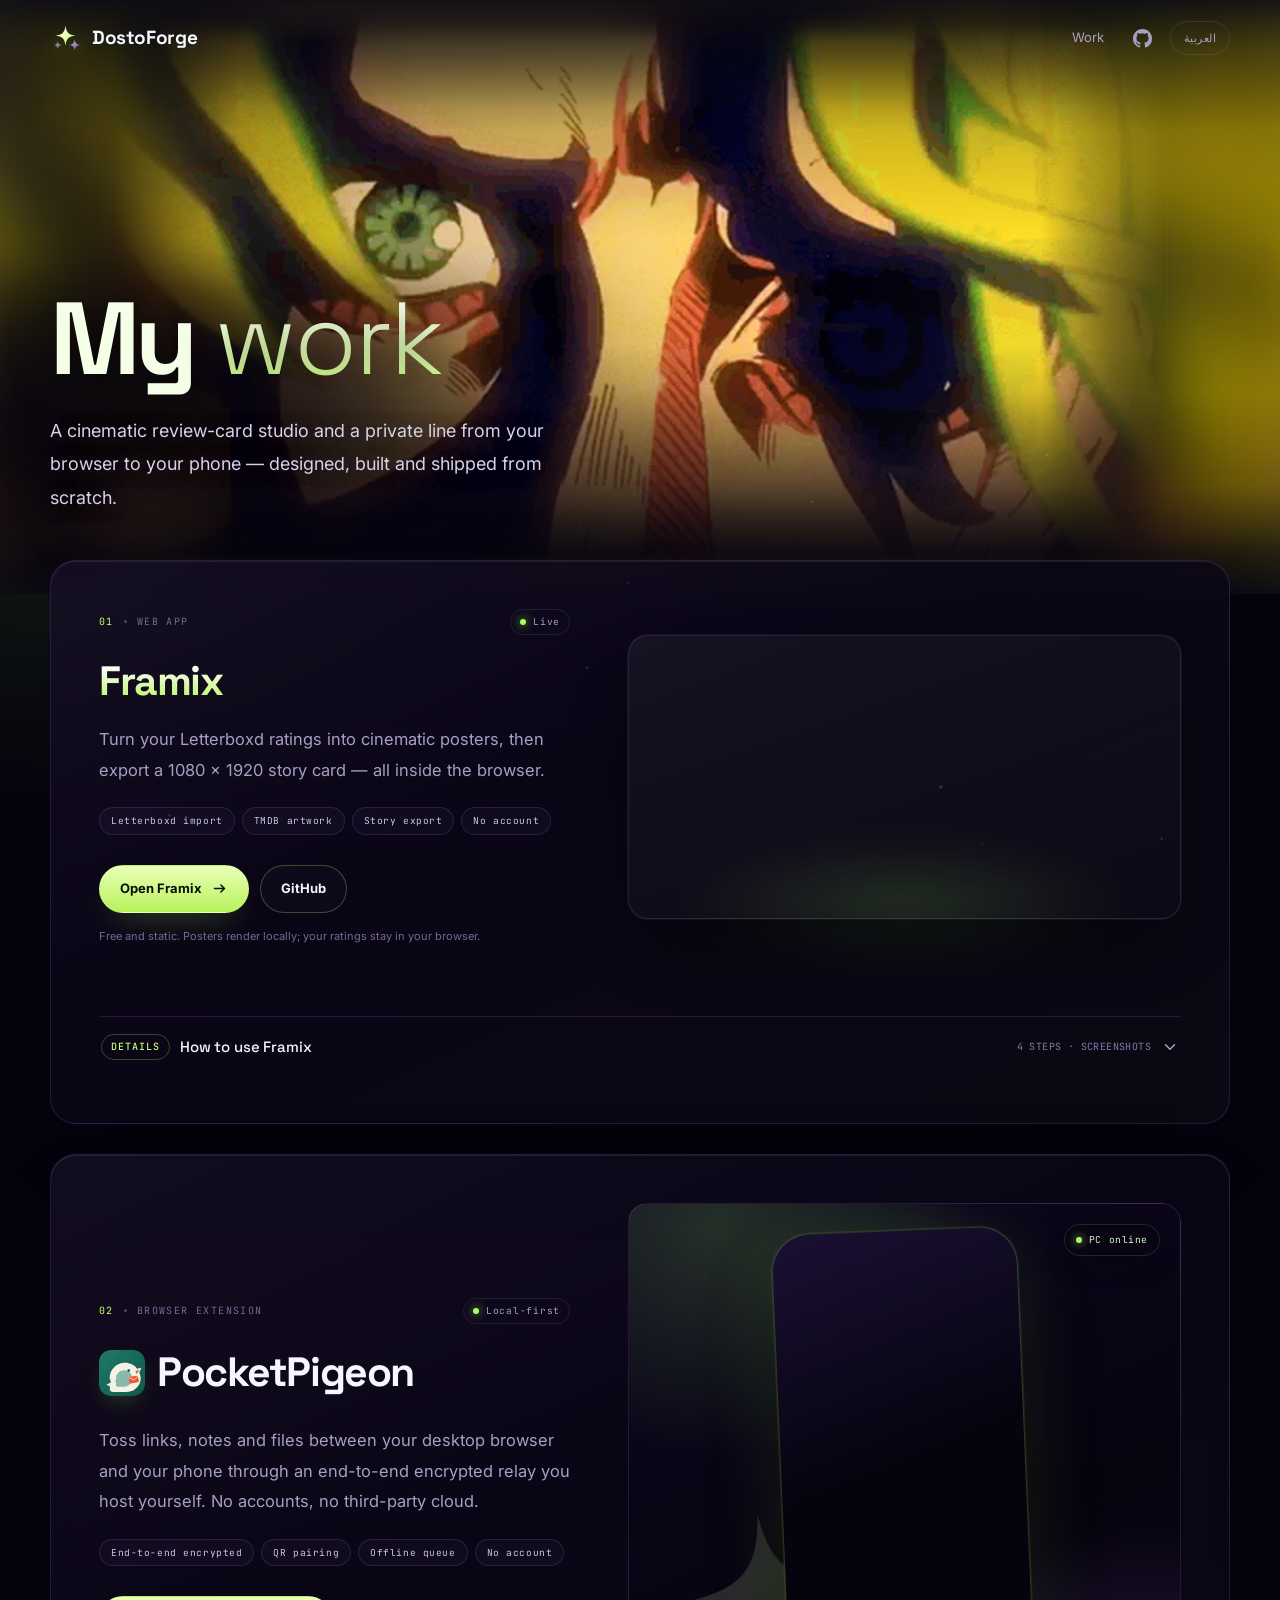
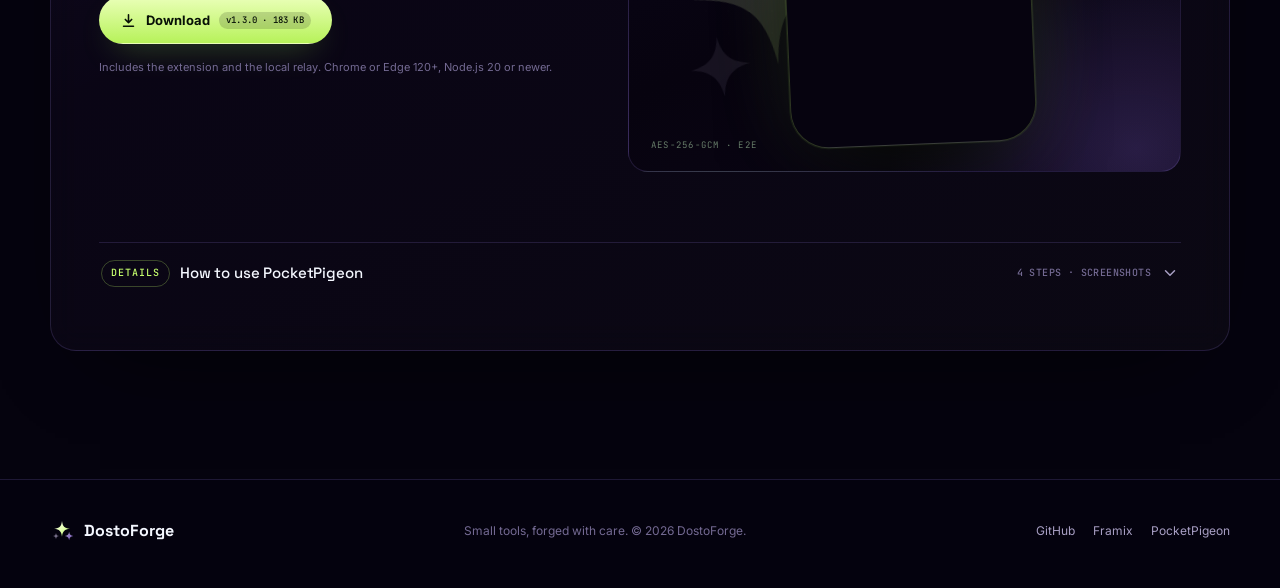
<file: index.html>
<!DOCTYPE html>
<html lang="en" dir="ltr">
<head>
  <meta charset="utf-8">
  <meta name="viewport" content="width=device-width, initial-scale=1">
  <title>DostoForge — Film tools &amp; small apps</title>
  <meta name="description" content="DostoForge builds small film tools: Framix, a cinematic review-card studio, and PocketPigeon, an end-to-end encrypted send-to-phone extension.">
  <meta name="theme-color" content="#05030e">
  <link rel="canonical" href="https://dostovinchi.github.io/">
  <link rel="alternate" hreflang="en" href="https://dostovinchi.github.io/">
  <link rel="alternate" hreflang="ar" href="https://dostovinchi.github.io/ar/">
  <link rel="alternate" hreflang="x-default" href="https://dostovinchi.github.io/">
  <meta property="og:type" content="website">
  <meta property="og:site_name" content="DostoForge">
  <meta property="og:title" content="DostoForge — Film tools &amp; small apps">
  <meta property="og:description" content="A cinematic review-card studio and a private line from your browser to your phone.">
  <meta property="og:url" content="https://dostovinchi.github.io/">
  <meta property="og:image" content="https://dostovinchi.github.io/assets/brand/og.jpg?v=4">
  <meta property="og:image:width" content="1200">
  <meta property="og:image:height" content="630">
  <meta property="og:locale" content="en_US">
  <meta name="twitter:card" content="summary_large_image">
  <meta name="twitter:title" content="DostoForge — Film tools &amp; small apps">
  <meta name="twitter:description" content="A cinematic review-card studio and a private line from your browser to your phone.">
  <meta name="twitter:image" content="https://dostovinchi.github.io/assets/brand/og.jpg?v=4">
  <link rel="icon" href="assets/brand/icon.svg?v=3" type="image/svg+xml">
  <link rel="icon" href="assets/brand/icon-32.png?v=3" sizes="32x32" type="image/png">
  <link rel="apple-touch-icon" href="assets/brand/icon-180.png?v=3">
  <link rel="preconnect" href="https://fonts.googleapis.com">
  <link rel="preconnect" href="https://fonts.gstatic.com" crossorigin>
  <link href="https://fonts.googleapis.com/css2?family=Inter:wght@400;500;600&family=JetBrains+Mono:wght@400;500&family=Space+Grotesk:wght@300;400;500;600;700&display=swap" rel="stylesheet">
  <link rel="stylesheet" href="styles.css?v=10">
  <script>document.documentElement.classList.add('js');</script>
  <script src="app.js?v=4" defer></script>
</head>
<body>
  <canvas class="embers" data-embers aria-hidden="true"></canvas>
  <a class="skip" href="#main">Skip to content</a>

  <header class="site-header" data-header>
    <div class="container bar">
      <a class="brand" href="./" aria-label="DostoForge — home">
        <img src="assets/brand/mark.svg?v=3" width="31" height="31" alt="">
        <span>DostoForge</span>
      </a>
      <nav class="nav" aria-label="Main">
        <a class="nav-link" href="#work">Work</a>
        <a class="nav-icon" href="https://github.com/Dostovinchi" target="_blank" rel="noopener noreferrer" aria-label="Dostovinchi on GitHub" title="GitHub">
          <svg viewBox="0 0 16 16" fill="currentColor" aria-hidden="true"><path d="M8 0c4.42 0 8 3.58 8 8a8.013 8.013 0 0 1-5.45 7.59c-.4.08-.55-.17-.55-.38 0-.27.01-1.13.01-2.2 0-.75-.25-1.23-.54-1.48 1.78-.2 3.65-.88 3.65-3.95 0-.88-.31-1.59-.82-2.15.08-.2.36-1.02-.08-2.12 0 0-.67-.22-2.2.82-.64-.18-1.32-.27-2-.27-.68 0-1.36.09-2 .27-1.53-1.03-2.2-.82-2.2-.82-.44 1.1-.16 1.92-.08 2.12-.51.56-.82 1.28-.82 2.15 0 3.06 1.86 3.75 3.64 3.95-.23.2-.44.55-.51 1.07-.46.21-1.61.55-2.33-.66-.15-.24-.6-.83-1.23-.82-.67.01-.27.38.01.53.34.19.73.9.82 1.13.16.45.68 1.31 2.69.94 0 .67.01 1.3.01 1.49 0 .21-.15.45-.55.38A7.995 7.995 0 0 1 0 8c0-4.42 3.58-8 8-8Z"/></svg>
        </a>
        <a class="lang" href="ar/" hreflang="ar" lang="ar">العربية</a>
      </nav>
    </div>
  </header>

  <main id="main">
    <section class="hero" aria-labelledby="work-title">
      <div class="container hero-grid">
        <div class="hero-copy">
          <h1 id="work-title" class="display-title" data-reveal>My <em>work</em></h1>
          <p class="hero-lede" data-reveal>A cinematic review-card studio and a private line from your browser to your phone — designed, built and shipped from scratch.</p>
        </div>
        <div class="hero-media" aria-hidden="true">
          <picture>
            <source media="(prefers-reduced-motion: reduce)" srcset="assets/hero/hero-heaven-996.webp 996w, assets/hero/hero-heaven.webp 498w" sizes="(max-width: 900px) 100vw, 75vw">
            <source media="(max-width: 900px)" type="image/webp" srcset="assets/hero/hero-heaven-anim-mobile.webp">
            <source type="image/webp" srcset="assets/hero/hero-heaven-anim.webp">
            <img src="assets/hero/hero-heaven.gif" width="498" height="281" alt="" fetchpriority="high" decoding="async">
          </picture>
        </div>
      </div>
    </section>

    <section id="work" class="container works" aria-label="Projects">
      <article class="card project" data-reveal>
        <div class="project-copy">
          <p class="project-meta">
            <span class="index">01</span>
            <span class="dot" aria-hidden="true"></span>
            <span>Web app</span>
            <span class="status"><i aria-hidden="true"></i>Live</span>
          </p>
          <a class="project-logo" href="https://dostovinchi.github.io/reelnote-review-cards/" target="_blank" rel="noopener noreferrer">
            <span class="framix-word">Framix</span>
          </a>
          <p class="tagline">Turn your Letterboxd ratings into cinematic posters, then export a 1080 × 1920 story card — all inside the browser.</p>
          <ul class="chips">
            <li>Letterboxd import</li>
            <li>TMDB artwork</li>
            <li>Story export</li>
            <li>No account</li>
          </ul>
          <div class="actions">
            <a class="btn btn-primary" href="https://dostovinchi.github.io/reelnote-review-cards/" target="_blank" rel="noopener noreferrer">
              Open Framix
              <svg class="flip-rtl" viewBox="0 0 24 24" fill="none" stroke="currentColor" stroke-width="2.2" stroke-linecap="round" stroke-linejoin="round" aria-hidden="true"><path d="M5 12h14m0 0-5-5m5 5-5 5"/></svg>
            </a>
            <a class="btn btn-ghost" href="https://github.com/Dostovinchi/reelnote-review-cards" target="_blank" rel="noopener noreferrer">GitHub</a>
          </div>
          <p class="footnote">Free and static. Posters render locally; your ratings stay in your browser.</p>
        </div>
        <a class="shot-frame project-art" href="https://dostovinchi.github.io/reelnote-review-cards/" target="_blank" rel="noopener noreferrer" aria-label="Open Framix">
          <img src="assets/framix/framix-studio.webp" width="1600" height="1000" alt="Framix homepage with floating film stills and an Arabic headline" loading="lazy" decoding="async">
        </a>
        <details class="project-guide" id="framix-guide">
          <summary class="guide-summary">
            <span class="guide-kicker">Details</span>
            <span class="guide-heading">How to use Framix</span>
            <span class="guide-meta">4 steps · screenshots</span>
            <svg class="guide-chev" viewBox="0 0 24 24" fill="none" stroke="currentColor" stroke-width="2" stroke-linecap="round" stroke-linejoin="round" aria-hidden="true"><path d="m6 9 6 6 6-6"/></svg>
          </summary>
          <div class="guide-body">
            <ol class="guide-steps">
              <li class="guide-step">
                <span class="guide-index">01</span>
                <div>
                  <strong>Open the studio</strong>
                  <p>Press “Open Framix” and start from the landing page.</p>
                </div>
              </li>
              <li class="guide-step">
                <span class="guide-index">02</span>
                <div>
                  <strong>Import your ratings</strong>
                  <p>In the “Begin with your ratings” section, enter a public Letterboxd username or profile link, then import your ratings.</p>
                </div>
              </li>
              <li class="guide-step">
                <span class="guide-index">03</span>
                <div>
                  <strong>Make the card yours</strong>
                  <p>Pick a review, then edit the title, year or director, rating and note. Choose artwork from TMDB or upload your own image.</p>
                </div>
              </li>
              <li class="guide-step">
                <span class="guide-index">04</span>
                <div>
                  <strong>Style and download</strong>
                  <p>Use the final-touches controls to choose the theme, format and color, then download a 1080 × 1920 story PNG. Everything renders in your browser.</p>
                </div>
              </li>
            </ol>
            <div class="guide-media">
              <figure class="guide-shot">
                <img src="assets/framix/guide-import.webp" width="1120" height="204" alt="Framix Letterboxd import field with a username input and import button" loading="lazy" decoding="async">
                <figcaption>02 · Import from Letterboxd</figcaption>
              </figure>
              <figure class="guide-shot">
                <img src="assets/framix/guide-studio.webp" width="1240" height="1094" alt="Framix studio with a live story-card preview, film details, artwork picker and style controls" loading="lazy" decoding="async">
                <figcaption>03–04 · Design, preview and export</figcaption>
              </figure>
            </div>
          </div>
        </details>
      </article>

      <article class="card project" data-reveal>
        <div class="project-copy">
          <p class="project-meta">
            <span class="index">02</span>
            <span class="dot" aria-hidden="true"></span>
            <span>Browser extension</span>
            <span class="status"><i aria-hidden="true"></i>Local-first</span>
          </p>
          <div class="project-logo">
            <img class="pigeon-mark" src="assets/pocketpigeon/icon.svg" width="46" height="46" alt="">
            <span>PocketPigeon</span>
          </div>
          <p class="tagline">Toss links, notes and files between your desktop browser and your phone through an end-to-end encrypted relay you host yourself. No accounts, no third-party cloud.</p>
          <ul class="chips">
            <li>End-to-end encrypted</li>
            <li>QR pairing</li>
            <li>Offline queue</li>
            <li>No account</li>
          </ul>
          <div class="actions">
            <a class="btn btn-primary" href="downloads/pocketpigeon-1.3.0.zip" download>
              <svg viewBox="0 0 24 24" fill="none" stroke="currentColor" stroke-width="2.2" stroke-linecap="round" stroke-linejoin="round" aria-hidden="true"><path d="M12 4v11m0 0-4.5-4.5M12 15l4.5-4.5M5 20h14"/></svg>
              Download
              <span class="btn-badge">v1.3.0 · 183 KB</span>
            </a>
          </div>
          <p class="footnote">Includes the extension and the local relay. Chrome or Edge 120+, Node.js 20 or newer.</p>
        </div>
        <div class="pigeon-art project-art">
          <img class="pigeon-mark-bg" src="assets/brand/mark.svg?v=3" width="230" height="230" alt="" aria-hidden="true">
          <span class="float-pill"><i aria-hidden="true"></i>PC online</span>
          <span class="art-caption">AES-256-GCM · E2E</span>
          <div class="phone">
            <img src="assets/pocketpigeon/pigeon-inbox.webp" width="860" height="1864" alt="PocketPigeon phone inbox showing two links and a note sent from a computer" loading="lazy" decoding="async">
          </div>
        </div>
        <details class="project-guide" id="pocketpigeon-guide">
          <summary class="guide-summary">
            <span class="guide-kicker">Details</span>
            <span class="guide-heading">How to use PocketPigeon</span>
            <span class="guide-meta">4 steps · screenshots</span>
            <svg class="guide-chev" viewBox="0 0 24 24" fill="none" stroke="currentColor" stroke-width="2" stroke-linecap="round" stroke-linejoin="round" aria-hidden="true"><path d="m6 9 6 6 6-6"/></svg>
          </summary>
          <div class="guide-body">
            <ol class="guide-steps">
              <li class="guide-step">
                <span class="guide-index">01</span>
                <div>
                  <strong>Set it up once</strong>
                  <p>Download and unzip the file, run <code>start-relay.cmd</code> on Windows or <code>cd server &amp;&amp; npm install &amp;&amp; npm start</code>, then load the <code>extension</code> folder from <code>chrome://extensions</code>.</p>
                </div>
              </li>
              <li class="guide-step">
                <span class="guide-index">02</span>
                <div>
                  <strong>Pair your phone</strong>
                  <p>Click the PocketPigeon toolbar icon and scan its QR code with your phone camera on the same Wi-Fi. The key stays on both devices.</p>
                </div>
              </li>
              <li class="guide-step">
                <span class="guide-index">03</span>
                <div>
                  <strong>Send from the browser</strong>
                  <p>Use “Send this tab”, right-click a link, image or selection, or press <code>Ctrl+Shift+S</code>. You can attach files from the popup too.</p>
                </div>
              </li>
              <li class="guide-step">
                <span class="guide-index">04</span>
                <div>
                  <strong>Pick it up on your phone</strong>
                  <p>Text is copied, links open and files download. If the phone is away, messages wait on the relay and arrive when it reconnects.</p>
                </div>
              </li>
            </ol>
            <div class="guide-media guide-media-pigeon">
              <div class="guide-phones">
                <figure class="guide-phone-item">
                  <div class="guide-phone">
                    <img src="assets/pocketpigeon/pairing.webp" width="780" height="1688" alt="PocketPigeon phone screen asking to pair with the browser extension by scanning a code" loading="lazy" decoding="async">
                  </div>
                  <figcaption>02 · Pair once</figcaption>
                </figure>
                <figure class="guide-phone-item">
                  <div class="guide-phone">
                    <img src="assets/pocketpigeon/pigeon-inbox.webp" width="860" height="1864" alt="PocketPigeon phone inbox with messages received from the desktop" loading="lazy" decoding="async">
                  </div>
                  <figcaption>03–04 · Send and receive</figcaption>
                </figure>
              </div>
              <p class="guide-caption">AES-256-GCM · E2E</p>
            </div>
          </div>
        </details>
      </article>
    </section>
  </main>

  <footer class="site-footer">
    <div class="container footer-row">
      <a class="footer-brand" href="./">
        <img src="assets/brand/mark.svg?v=3" width="25" height="25" alt="">
        <span>DostoForge</span>
      </a>
      <p class="footer-note">Small tools, forged with care. © 2026 DostoForge.</p>
      <nav class="footer-links" aria-label="Footer">
        <a href="https://github.com/Dostovinchi" target="_blank" rel="noopener noreferrer">GitHub</a>
        <a href="https://dostovinchi.github.io/reelnote-review-cards/" target="_blank" rel="noopener noreferrer">Framix</a>
        <a href="downloads/pocketpigeon-1.3.0.zip" download>PocketPigeon</a>
      </nav>
    </div>
  </footer>
</body>
</html>
</file>
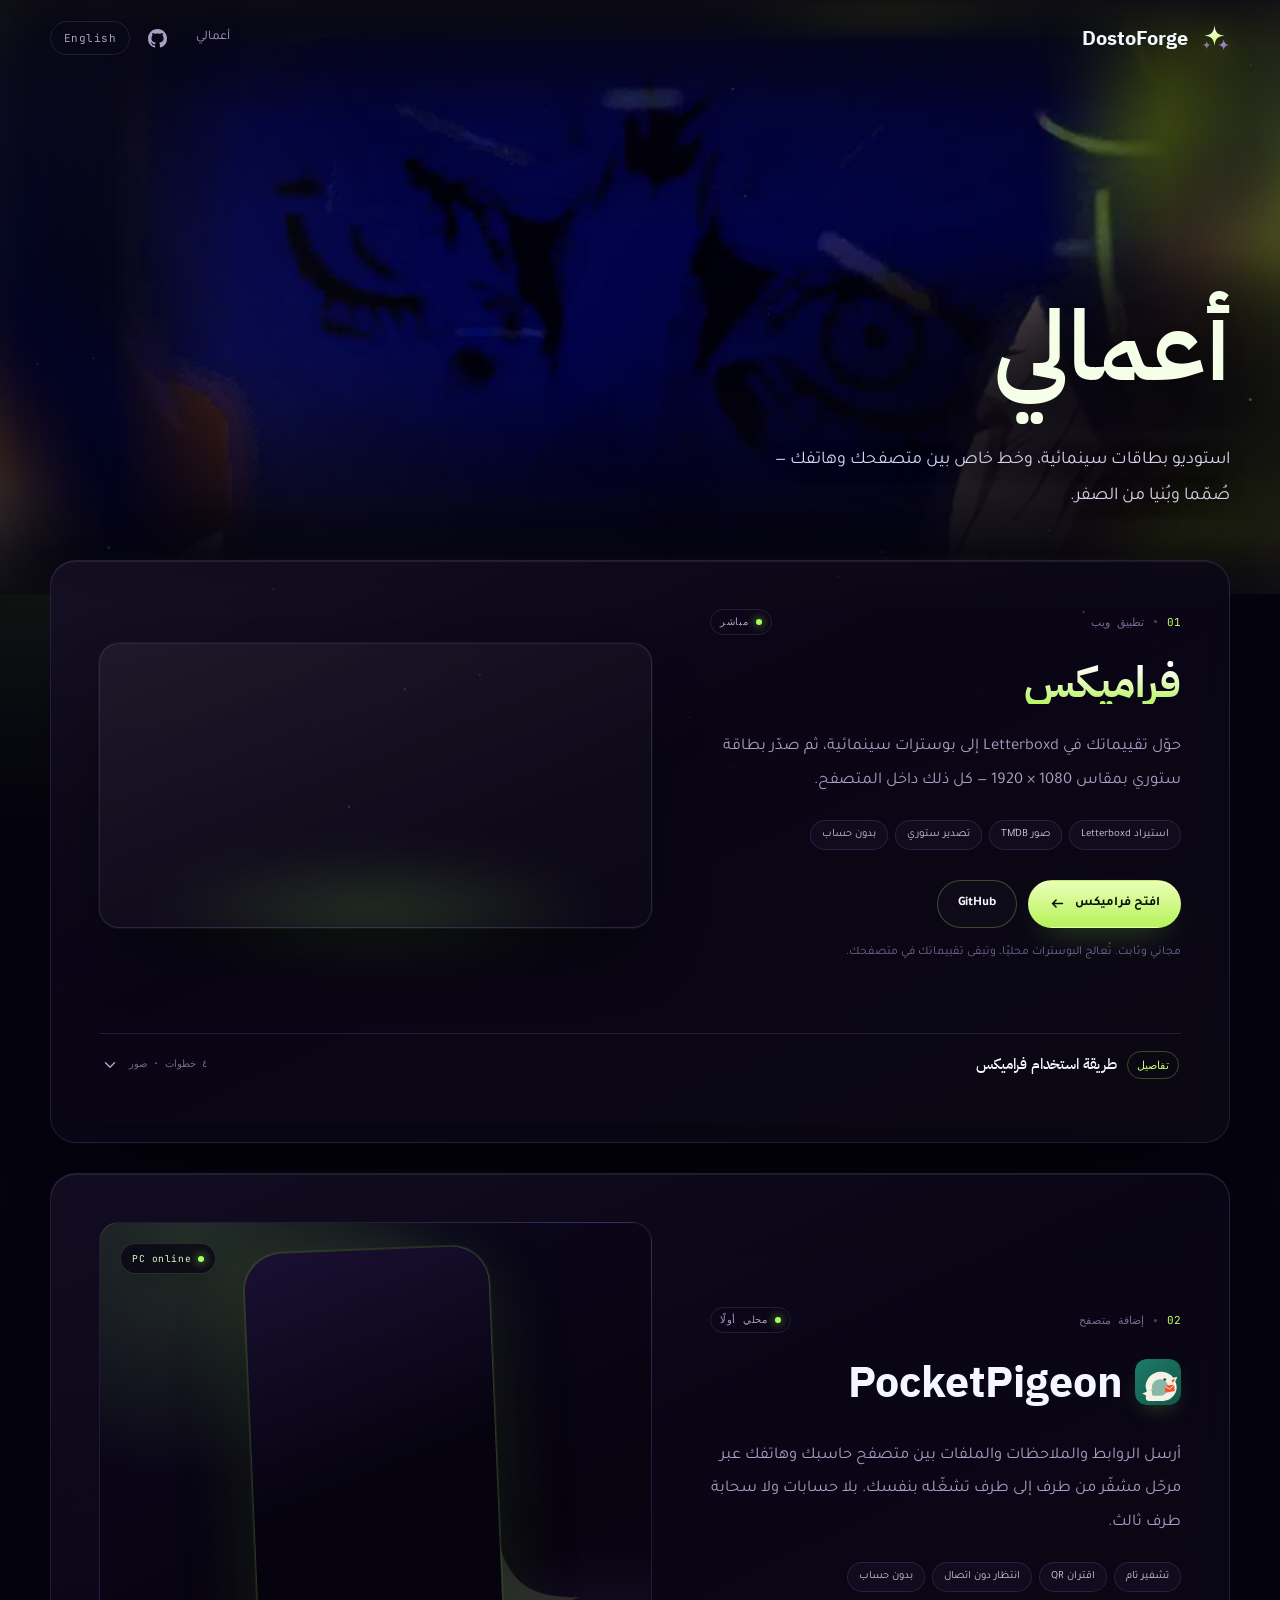
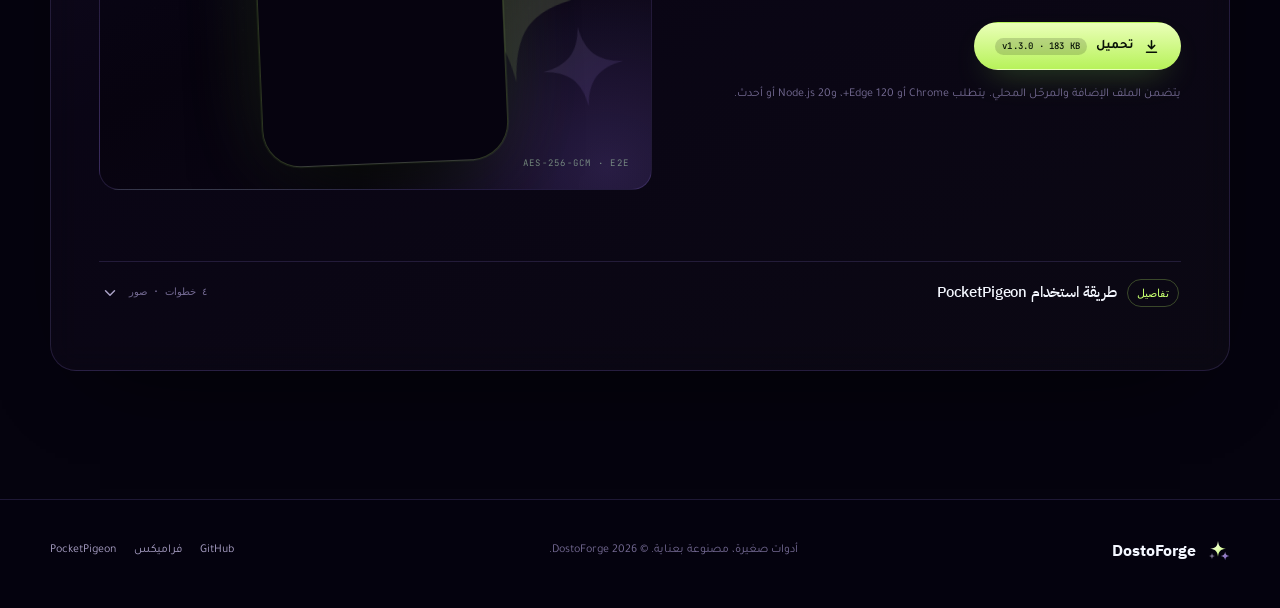
<file: ar/index.html>
<!DOCTYPE html>
<html lang="ar" dir="rtl">
<head>
  <meta charset="utf-8">
  <meta name="viewport" content="width=device-width, initial-scale=1">
  <title>DostoForge — أدوات أفلام وتطبيقات صغيرة</title>
  <meta name="description" content="DostoForge يصنع أدوات أفلام صغيرة: فراميكس استوديو بطاقات المراجعات، وPocketPigeon إضافة إرسال مشفّرة من المتصفح إلى الهاتف.">
  <meta name="theme-color" content="#05030e">
  <link rel="canonical" href="https://dostovinchi.github.io/ar/">
  <link rel="alternate" hreflang="en" href="https://dostovinchi.github.io/">
  <link rel="alternate" hreflang="ar" href="https://dostovinchi.github.io/ar/">
  <link rel="alternate" hreflang="x-default" href="https://dostovinchi.github.io/">
  <meta property="og:type" content="website">
  <meta property="og:site_name" content="DostoForge">
  <meta property="og:title" content="DostoForge — أدوات أفلام وتطبيقات صغيرة">
  <meta property="og:description" content="استوديو بطاقات سينمائية، وخط خاص بين متصفحك وهاتفك.">
  <meta property="og:url" content="https://dostovinchi.github.io/ar/">
  <meta property="og:image" content="https://dostovinchi.github.io/assets/brand/og.jpg?v=4">
  <meta property="og:image:width" content="1200">
  <meta property="og:image:height" content="630">
  <meta property="og:locale" content="ar_AR">
  <meta property="og:locale:alternate" content="en_US">
  <meta name="twitter:card" content="summary_large_image">
  <meta name="twitter:title" content="DostoForge — أدوات أفلام وتطبيقات صغيرة">
  <meta name="twitter:description" content="استوديو بطاقات سينمائية، وخط خاص بين متصفحك وهاتفك.">
  <meta name="twitter:image" content="https://dostovinchi.github.io/assets/brand/og.jpg?v=4">
  <link rel="icon" href="../assets/brand/icon.svg?v=3" type="image/svg+xml">
  <link rel="icon" href="../assets/brand/icon-32.png?v=3" sizes="32x32" type="image/png">
  <link rel="apple-touch-icon" href="../assets/brand/icon-180.png?v=3">
  <link rel="preconnect" href="https://fonts.googleapis.com">
  <link rel="preconnect" href="https://fonts.gstatic.com" crossorigin>
  <link href="https://fonts.googleapis.com/css2?family=IBM+Plex+Sans+Arabic:wght@300;400;500;600;700&family=JetBrains+Mono:wght@400;500&family=Tajawal:wght@400;500;700&display=swap" rel="stylesheet">
  <link rel="stylesheet" href="../styles.css?v=10">
  <script>document.documentElement.classList.add('js');</script>
  <script src="../app.js?v=4" defer></script>
</head>
<body>
  <canvas class="embers" data-embers aria-hidden="true"></canvas>
  <a class="skip" href="#main">انتقل إلى المحتوى</a>

  <header class="site-header" data-header>
    <div class="container bar">
      <a class="brand" href="../" aria-label="DostoForge — الرئيسية">
        <img src="../assets/brand/mark.svg?v=3" width="31" height="31" alt="">
        <span>DostoForge</span>
      </a>
      <nav class="nav" aria-label="الروابط">
        <a class="nav-link" href="#work">أعمالي</a>
        <a class="nav-icon" href="https://github.com/Dostovinchi" target="_blank" rel="noopener noreferrer" aria-label="Dostovinchi على GitHub" title="GitHub">
          <svg viewBox="0 0 16 16" fill="currentColor" aria-hidden="true"><path d="M8 0c4.42 0 8 3.58 8 8a8.013 8.013 0 0 1-5.45 7.59c-.4.08-.55-.17-.55-.38 0-.27.01-1.13.01-2.2 0-.75-.25-1.23-.54-1.48 1.78-.2 3.65-.88 3.65-3.95 0-.88-.31-1.59-.82-2.15.08-.2.36-1.02-.08-2.12 0 0-.67-.22-2.2.82-.64-.18-1.32-.27-2-.27-.68 0-1.36.09-2 .27-1.53-1.03-2.2-.82-2.2-.82-.44 1.1-.16 1.92-.08 2.12-.51.56-.82 1.28-.82 2.15 0 3.06 1.86 3.75 3.64 3.95-.23.2-.44.55-.51 1.07-.46.21-1.61.55-2.33-.66-.15-.24-.6-.83-1.23-.82-.67.01-.27.38.01.53.34.19.73.9.82 1.13.16.45.68 1.31 2.69.94 0 .67.01 1.3.01 1.49 0 .21-.15.45-.55.38A7.995 7.995 0 0 1 0 8c0-4.42 3.58-8 8-8Z"/></svg>
        </a>
        <a class="lang" href="../" hreflang="en" lang="en">English</a>
      </nav>
    </div>
  </header>

  <main id="main">
    <section class="hero" aria-labelledby="work-title">
      <div class="container hero-grid">
        <div class="hero-copy">
          <h1 id="work-title" class="display-title" data-reveal>أعمالي</h1>
          <p class="hero-lede" data-reveal>استوديو بطاقات سينمائية، وخط خاص بين متصفحك وهاتفك — صُمّما وبُنيا من الصفر.</p>
        </div>
        <div class="hero-media" aria-hidden="true">
          <picture>
            <source media="(prefers-reduced-motion: reduce)" srcset="../assets/hero/hero-heaven-996.webp 996w, ../assets/hero/hero-heaven.webp 498w" sizes="(max-width: 900px) 100vw, 75vw">
            <source media="(max-width: 900px)" type="image/webp" srcset="../assets/hero/hero-heaven-anim-mobile.webp">
            <source type="image/webp" srcset="../assets/hero/hero-heaven-anim.webp">
            <img src="../assets/hero/hero-heaven.gif" width="498" height="281" alt="" fetchpriority="high" decoding="async">
          </picture>
        </div>
      </div>
    </section>

    <section id="work" class="container works" aria-label="الأعمال">
      <article class="card project" data-reveal>
        <div class="project-copy">
          <p class="project-meta">
            <span class="index">01</span>
            <span class="dot" aria-hidden="true"></span>
            <span>تطبيق ويب</span>
            <span class="status"><i aria-hidden="true"></i>مباشر</span>
          </p>
          <a class="project-logo" href="https://dostovinchi.github.io/reelnote-review-cards/" target="_blank" rel="noopener noreferrer">
            <span class="framix-word">فراميكس</span>
          </a>
          <p class="tagline">حوّل تقييماتك في Letterboxd إلى بوسترات سينمائية، ثم صدّر بطاقة ستوري بمقاس 1080 × 1920 — كل ذلك داخل المتصفح.</p>
          <ul class="chips">
            <li>استيراد Letterboxd</li>
            <li>صور TMDB</li>
            <li>تصدير ستوري</li>
            <li>بدون حساب</li>
          </ul>
          <div class="actions">
            <a class="btn btn-primary" href="https://dostovinchi.github.io/reelnote-review-cards/" target="_blank" rel="noopener noreferrer">
              افتح فراميكس
              <svg class="flip-rtl" viewBox="0 0 24 24" fill="none" stroke="currentColor" stroke-width="2.2" stroke-linecap="round" stroke-linejoin="round" aria-hidden="true"><path d="M5 12h14m0 0-5-5m5 5-5 5"/></svg>
            </a>
            <a class="btn btn-ghost" href="https://github.com/Dostovinchi/reelnote-review-cards" target="_blank" rel="noopener noreferrer">GitHub</a>
          </div>
          <p class="footnote">مجاني وثابت. تُعالج البوسترات محليًا، وتبقى تقييماتك في متصفحك.</p>
        </div>
        <a class="shot-frame project-art" href="https://dostovinchi.github.io/reelnote-review-cards/" target="_blank" rel="noopener noreferrer" aria-label="افتح فراميكس">
          <img src="../assets/framix/framix-studio.webp" width="1600" height="1000" alt="الصفحة الرئيسية لفراميكس مع صور أفلام عائمة وعنوان عربي" loading="lazy" decoding="async">
        </a>
        <details class="project-guide" id="framix-guide">
          <summary class="guide-summary">
            <span class="guide-kicker">تفاصيل</span>
            <span class="guide-heading">طريقة استخدام فراميكس</span>
            <span class="guide-meta">٤ خطوات · صور</span>
            <svg class="guide-chev" viewBox="0 0 24 24" fill="none" stroke="currentColor" stroke-width="2" stroke-linecap="round" stroke-linejoin="round" aria-hidden="true"><path d="m6 9 6 6 6-6"/></svg>
          </summary>
          <div class="guide-body">
            <ol class="guide-steps">
              <li class="guide-step">
                <span class="guide-index">٠١</span>
                <div>
                  <strong>افتح الاستوديو</strong>
                  <p>اضغط «افتح فراميكس» وابدأ من الصفحة الرئيسية.</p>
                </div>
              </li>
              <li class="guide-step">
                <span class="guide-index">٠٢</span>
                <div>
                  <strong>استورد تقييماتك</strong>
                  <p>في قسم «ابدأ بتقييماتك» أدخل اسم مستخدم ليتربوكسد العام أو رابط ملفك، ثم اضغط «حمّل التقييمات».</p>
                </div>
              </li>
              <li class="guide-step">
                <span class="guide-index">٠٣</span>
                <div>
                  <strong>صمّم البطاقة</strong>
                  <p>اختر مراجعة، وعدّل العنوان والسنة أو المخرج والتقييم والملاحظة، واختر عملًا فنيًا من TMDB أو ارفع صورتك.</p>
                </div>
              </li>
              <li class="guide-step">
                <span class="guide-index">٠٤</span>
                <div>
                  <strong>نسّق ونزّل</strong>
                  <p>من «اللمسات الأخيرة» اختر السمة والصيغة ودرجة اللون، ثم نزّل بطاقة ستوري إنستغرام بمقاس 1080 × 1920. كل شيء يتم داخل متصفحك.</p>
                </div>
              </li>
            </ol>
            <div class="guide-media">
              <figure class="guide-shot">
                <img src="../assets/framix/guide-import.webp" width="1120" height="204" alt="حقل استيراد تقييمات ليتربوكسد في فراميكس مع خانة اسم المستخدم وزر الاستيراد" loading="lazy" decoding="async">
                <figcaption>٠٢ · استيراد ليتربوكسد</figcaption>
              </figure>
              <figure class="guide-shot">
                <img src="../assets/framix/guide-studio.webp" width="1240" height="1094" alt="استوديو فراميكس مع معاينة حية لبطاقة الستوري وتفاصيل الفيلم واختيار العمل الفني وأدوات التنسيق" loading="lazy" decoding="async">
                <figcaption>٠٣–٠٤ · التصميم والمعاينة والتصدير</figcaption>
              </figure>
            </div>
          </div>
        </details>
      </article>

      <article class="card project" data-reveal>
        <div class="project-copy">
          <p class="project-meta">
            <span class="index">02</span>
            <span class="dot" aria-hidden="true"></span>
            <span>إضافة متصفح</span>
            <span class="status"><i aria-hidden="true"></i>محلي أولًا</span>
          </p>
          <div class="project-logo">
            <img class="pigeon-mark" src="../assets/pocketpigeon/icon.svg" width="46" height="46" alt="">
            <span>PocketPigeon</span>
          </div>
          <p class="tagline">أرسل الروابط والملاحظات والملفات بين متصفح حاسبك وهاتفك عبر مرحّل مشفّر من طرف إلى طرف تشغّله بنفسك. بلا حسابات ولا سحابة طرف ثالث.</p>
          <ul class="chips">
            <li>تشفير تام</li>
            <li>اقتران QR</li>
            <li>انتظار دون اتصال</li>
            <li>بدون حساب</li>
          </ul>
          <div class="actions">
            <a class="btn btn-primary" href="../downloads/pocketpigeon-1.3.0.zip" download>
              <svg viewBox="0 0 24 24" fill="none" stroke="currentColor" stroke-width="2.2" stroke-linecap="round" stroke-linejoin="round" aria-hidden="true"><path d="M12 4v11m0 0-4.5-4.5M12 15l4.5-4.5M5 20h14"/></svg>
              تحميل
              <span class="btn-badge">v1.3.0 · 183 KB</span>
            </a>
          </div>
          <p class="footnote">يتضمن الملف الإضافة والمرحّل المحلي. يتطلب Chrome أو Edge 120+، وNode.js 20 أو أحدث.</p>
        </div>
        <div class="pigeon-art project-art">
          <img class="pigeon-mark-bg" src="../assets/brand/mark.svg?v=3" width="230" height="230" alt="" aria-hidden="true">
          <span class="float-pill"><i aria-hidden="true"></i>PC online</span>
          <span class="art-caption">AES-256-GCM · E2E</span>
          <div class="phone">
            <img src="../assets/pocketpigeon/pigeon-inbox.webp" width="860" height="1864" alt="صندوق وارد PocketPigeon على الهاتف يعرض رابطين وملاحظة أُرسلت من الحاسب" loading="lazy" decoding="async">
          </div>
        </div>
        <details class="project-guide" id="pocketpigeon-guide">
          <summary class="guide-summary">
            <span class="guide-kicker">تفاصيل</span>
            <span class="guide-heading">طريقة استخدام PocketPigeon</span>
            <span class="guide-meta">٤ خطوات · صور</span>
            <svg class="guide-chev" viewBox="0 0 24 24" fill="none" stroke="currentColor" stroke-width="2" stroke-linecap="round" stroke-linejoin="round" aria-hidden="true"><path d="m6 9 6 6 6-6"/></svg>
          </summary>
          <div class="guide-body">
            <ol class="guide-steps">
              <li class="guide-step">
                <span class="guide-index">٠١</span>
                <div>
                  <strong>جهّزه مرة واحدة</strong>
                  <p>نزّل الملف وفك ضغطه، شغّل <code>start-relay.cmd</code> على ويندوز أو <code>cd server &amp;&amp; npm install &amp;&amp; npm start</code>، ثم حمّل مجلد <code>extension</code> من <code>chrome://extensions</code>.</p>
                </div>
              </li>
              <li class="guide-step">
                <span class="guide-index">٠٢</span>
                <div>
                  <strong>اقرن هاتفك</strong>
                  <p>اضغط أيقونة PocketPigeon وامسح رمز QR بكاميرا هاتفك على نفس الشبكة. يبقى المفتاح على الجهازين.</p>
                </div>
              </li>
              <li class="guide-step">
                <span class="guide-index">٠٣</span>
                <div>
                  <strong>أرسل من المتصفح</strong>
                  <p>استخدم زر «إرسال هذا التبويب»، أو انقر بالزر الأيمن على رابط أو صورة أو نص محدد، أو اضغط <code>Ctrl+Shift+S</code>. ويمكنك إرفاق الملفات من النافذة.</p>
                </div>
              </li>
              <li class="guide-step">
                <span class="guide-index">٠٤</span>
                <div>
                  <strong>استلمه على هاتفك</strong>
                  <p>يُنسخ النص، وتُفتح الروابط، وتُنزّل الملفات. وإذا كان الهاتف بعيدًا، تنتظر الرسائل على المرحّل حتى يعود.</p>
                </div>
              </li>
            </ol>
            <div class="guide-media guide-media-pigeon">
              <div class="guide-phones">
                <figure class="guide-phone-item">
                  <div class="guide-phone">
                    <img src="../assets/pocketpigeon/pairing.webp" width="780" height="1688" alt="شاشة PocketPigeon على الهاتف تطلب الاقتران مع إضافة المتصفح عبر مسح رمز" loading="lazy" decoding="async">
                  </div>
                  <figcaption>٠٢ · الاقتران مرة واحدة</figcaption>
                </figure>
                <figure class="guide-phone-item">
                  <div class="guide-phone">
                    <img src="../assets/pocketpigeon/pigeon-inbox.webp" width="860" height="1864" alt="صندوق وارد PocketPigeon على الهاتف مع رسائل استلمها من الحاسب" loading="lazy" decoding="async">
                  </div>
                  <figcaption>٠٣–٠٤ · أرسل واستلم</figcaption>
                </figure>
              </div>
              <p class="guide-caption">AES-256-GCM · E2E</p>
            </div>
          </div>
        </details>
      </article>
    </section>
  </main>

  <footer class="site-footer">
    <div class="container footer-row">
      <a class="footer-brand" href="../">
        <img src="../assets/brand/mark.svg?v=3" width="25" height="25" alt="">
        <span>DostoForge</span>
      </a>
      <p class="footer-note">أدوات صغيرة، مصنوعة بعناية. © 2026 DostoForge.</p>
      <nav class="footer-links" aria-label="روابط التذييل">
        <a href="https://github.com/Dostovinchi" target="_blank" rel="noopener noreferrer">GitHub</a>
        <a href="https://dostovinchi.github.io/reelnote-review-cards/" target="_blank" rel="noopener noreferrer">فراميكس</a>
        <a href="../downloads/pocketpigeon-1.3.0.zip" download>PocketPigeon</a>
      </nav>
    </div>
  </footer>
</body>
</html>
</file>
<file: styles.css>
/* DostoForge — shared styles for the English and Arabic pages */
:root {
  --bg: #05030e;
  --bg-soft: #0a0518;
  --surface: #0e0820;
  --surface-2: #150d2b;
  --ink: #f4f7ff;
  --muted: #a89fc4;
  --faint: #746a93;
  --accent: #c6ff6e;
  --accent-strong: #eaffb8;
  --accent-deep: #6fae2f;
  --line: rgba(170, 140, 255, 0.16);
  --line-strong: rgba(198, 255, 110, 0.26);
  --green: #a8ff5e;
  --teal: #b69cff;
  --display: "Space Grotesk", "Segoe UI", sans-serif;
  --body: "Inter", "Segoe UI", sans-serif;
  --mono: "JetBrains Mono", "SFMono-Regular", Consolas, monospace;
  --radius: 26px;
  --container: 1180px;
}

html[lang="ar"] {
  --display: "IBM Plex Sans Arabic", "Segoe UI", sans-serif;
  --body: "Tajawal", "Segoe UI", sans-serif;
}

*,
*::before,
*::after {
  box-sizing: border-box;
}

html {
  scroll-behavior: smooth;
  scroll-padding-top: 96px;
  color-scheme: dark;
}

body {
  margin: 0;
  min-height: 100vh;
  background:
    radial-gradient(1100px 640px at 88% -8%, rgba(70, 35, 130, 0.55), transparent 62%),
    radial-gradient(900px 560px at 4% 22%, rgba(45, 75, 30, 0.35), transparent 60%),
    var(--bg);
  color: var(--ink);
  font-family: var(--body);
  font-size: 16px;
  line-height: 1.65;
  -webkit-font-smoothing: antialiased;
  text-rendering: optimizeLegibility;
}

img {
  max-width: 100%;
}

a {
  color: inherit;
  text-decoration: none;
}

button {
  font: inherit;
  color: inherit;
  cursor: pointer;
}

::selection {
  background: rgba(198, 255, 110, 0.32);
  color: #071006;
}

:focus-visible {
  outline: 2px solid var(--accent);
  outline-offset: 3px;
  border-radius: 6px;
}

.container {
  width: min(100% - 44px, var(--container));
  margin-inline: auto;
}

.skip {
  position: absolute;
  inset-inline-start: 16px;
  top: -60px;
  z-index: 100;
  background: var(--accent);
  color: #071006;
  padding: 10px 16px;
  border-radius: 999px;
  font-weight: 700;
  transition: top 0.2s;
}

.skip:focus {
  top: 14px;
}

/* Ember canvas */
.embers {
  position: fixed;
  inset: 0;
  z-index: 3;
  pointer-events: none;
  opacity: 0.5;
}

/* Header */
.site-header {
  position: fixed;
  inset-inline: 0;
  top: 0;
  z-index: 20;
  transition: background 0.3s, border-color 0.3s, backdrop-filter 0.3s;
  border-bottom: 1px solid transparent;
}

.site-header.is-scrolled {
  background: rgba(5, 3, 14, 0.8);
  border-bottom-color: var(--line);
  -webkit-backdrop-filter: blur(16px);
  backdrop-filter: blur(16px);
}

.bar {
  display: flex;
  align-items: center;
  justify-content: space-between;
  gap: 20px;
  height: 76px;
}

.brand {
  display: inline-flex;
  align-items: center;
  gap: 11px;
  font-family: var(--display);
  font-weight: 700;
  font-size: 19px;
  letter-spacing: -0.02em;
}

html[lang="ar"] .brand {
  font-size: 20px;
  letter-spacing: 0;
}

.brand img {
  width: 31px;
  height: 31px;
  filter: drop-shadow(0 4px 14px rgba(198, 255, 110, 0.35));
}

.nav {
  display: flex;
  align-items: center;
  gap: 8px;
}

.nav-link,
.lang {
  font-size: 13px;
  color: var(--muted);
  padding: 8px 12px;
  border-radius: 999px;
  transition: color 0.2s, background 0.2s;
}

.nav-link:hover,
.lang:hover {
  color: var(--ink);
  background: rgba(255, 255, 255, 0.05);
}

.lang {
  font-family: var(--mono);
  font-size: 11px;
  letter-spacing: 0.04em;
  border: 1px solid var(--line);
  padding: 7px 13px;
}

.nav-icon {
  display: grid;
  place-items: center;
  width: 38px;
  height: 38px;
  border-radius: 50%;
  color: var(--muted);
  transition: color 0.2s, background 0.2s;
}

.nav-icon:hover {
  color: var(--ink);
  background: rgba(255, 255, 255, 0.06);
}

.nav-icon svg {
  width: 19px;
  height: 19px;
}

/* Hero */
.hero {
  --hero-h: clamp(540px, 66vh, 640px);
  position: relative;
  display: flex;
  align-items: flex-end;
  min-height: var(--hero-h);
  padding: clamp(152px, 19vh, 190px) 0 clamp(52px, 7vw, 80px);
  overflow: hidden;
  isolation: isolate;
}

.hero::after {
  content: "";
  position: absolute;
  inset: -12%;
  z-index: -2;
  background: url("assets/hero/hero-heaven-ambient.webp") center / cover no-repeat;
  filter: blur(46px) saturate(1.22) brightness(0.66) contrast(1.04);
  opacity: 0.95;
  pointer-events: none;
}

.hero::before {
  content: "";
  position: absolute;
  inset: 0;
  z-index: 1;
  pointer-events: none;
  background:
    linear-gradient(180deg, rgba(5, 3, 14, 0.94) 0%, rgba(5, 3, 14, 0.6) 8%, rgba(5, 3, 14, 0.18) 22%, transparent 40%),
    linear-gradient(0deg, var(--bg) 0%, rgba(5, 3, 14, 0.82) 7%, rgba(5, 3, 14, 0.32) 18%, transparent 34%),
    linear-gradient(90deg, rgba(5, 3, 14, 0.32) 0%, rgba(5, 3, 14, 0.1) 30%, transparent 56%),
    linear-gradient(115deg, rgba(255, 255, 255, 0.07) 0%, transparent 20%, transparent 62%, rgba(255, 255, 255, 0.035) 78%, transparent 92%);
  box-shadow: inset 0 0 170px rgba(198, 255, 110, 0.035), inset 0 0 60px rgba(255, 255, 255, 0.04);
}

html[dir="rtl"] .hero::before {
  background:
    linear-gradient(180deg, rgba(5, 3, 14, 0.94) 0%, rgba(5, 3, 14, 0.6) 8%, rgba(5, 3, 14, 0.18) 22%, transparent 40%),
    linear-gradient(0deg, var(--bg) 0%, rgba(5, 3, 14, 0.82) 7%, rgba(5, 3, 14, 0.32) 18%, transparent 34%),
    linear-gradient(270deg, rgba(5, 3, 14, 0.32) 0%, rgba(5, 3, 14, 0.1) 30%, transparent 56%),
    linear-gradient(245deg, rgba(255, 255, 255, 0.07) 0%, transparent 20%, transparent 62%, rgba(255, 255, 255, 0.035) 78%, transparent 92%);
}

.hero-grid {
  position: static;
  width: min(100% - 44px, var(--container));
  margin-inline: auto;
}

.hero-copy {
  position: relative;
  z-index: 2;
  max-width: 610px;
}

.hero-copy::before {
  content: "";
  position: absolute;
  inset: -10% -16% -8% -12%;
  z-index: -1;
  background: radial-gradient(78% 88% at 20% 52%, rgba(5, 3, 14, 0.94) 0%, rgba(5, 3, 14, 0.72) 38%, rgba(5, 3, 14, 0.24) 68%, transparent 100%);
  filter: blur(22px);
  pointer-events: none;
}

html[dir="rtl"] .hero-copy::before {
  background: radial-gradient(78% 88% at 80% 52%, rgba(5, 3, 14, 0.94) 0%, rgba(5, 3, 14, 0.72) 38%, rgba(5, 3, 14, 0.24) 68%, transparent 100%);
}

.hero-media {
  position: absolute;
  top: 50%;
  left: 50%;
  width: min(100%, calc(var(--hero-h) * 1.772));
  height: auto;
  aspect-ratio: 498 / 281;
  z-index: -1;
  overflow: hidden;
  transform: translate(-50%, -50%);
  -webkit-mask-image:
    linear-gradient(to right, transparent 0%, #000 12%, #000 88%, transparent 100%),
    linear-gradient(to bottom, transparent 0%, #000 7%, #000 93%, transparent 100%);
  -webkit-mask-composite: source-in;
  mask-image:
    linear-gradient(to right, transparent 0%, #000 12%, #000 88%, transparent 100%),
    linear-gradient(to bottom, transparent 0%, #000 7%, #000 93%, transparent 100%);
  mask-composite: intersect;
}

.hero-media picture {
  display: block;
  width: 100%;
  height: 100%;
}

.hero-media img {
  display: block;
  width: 100%;
  height: 100%;
  filter: saturate(1.03);
}

.hero-media::after {
  content: "";
  position: absolute;
  inset: 0;
  pointer-events: none;
  background:
    linear-gradient(180deg, rgba(5, 3, 14, 0.94) 0%, rgba(5, 3, 14, 0.32) 6%, transparent 18%),
    linear-gradient(180deg, transparent 58%, rgba(5, 3, 14, 0.45) 80%, rgba(5, 3, 14, 0.94) 100%);
}

h1.display-title {
  margin: 0;
  color: #f5ffe8;
  font-family: var(--display);
  font-size: clamp(58px, 8vw, 104px);
  font-weight: 700;
  line-height: 1.04;
  letter-spacing: -0.05em;
  text-wrap: balance;
  text-shadow: 0 6px 40px rgba(0, 0, 0, 0.65);
}

html[lang="ar"] h1.display-title {
  font-size: clamp(58px, 7.6vw, 102px);
  line-height: 1.34;
  letter-spacing: 0;
  font-weight: 600;
}

h1.display-title em {
  font-style: normal;
  font-weight: 300;
  letter-spacing: -0.02em;
  color: transparent;
  background: linear-gradient(180deg, #ffffff 16%, #c6ff6e 100%);
  -webkit-background-clip: text;
  background-clip: text;
}

html[lang="ar"] h1.display-title em {
  font-weight: 400;
}

.hero-lede {
  max-width: 500px;
  margin: 22px 0 0;
  color: #d7d2ea;
  font-size: clamp(15px, 1.5vw, 18px);
  line-height: 1.85;
  text-shadow: 0 2px 18px rgba(0, 0, 0, 0.55);
}

html[lang="ar"] .hero-lede {
  line-height: 2;
  max-width: 480px;
  margin-top: 30px;
}

/* Work */
.works {
  position: relative;
  z-index: 2;
  display: grid;
  gap: 30px;
  margin-top: clamp(-34px, -3vw, -18px);
  padding-bottom: clamp(70px, 10vw, 130px);
}

.card {
  border: 1px solid var(--line);
  border-radius: var(--radius);
  background:
    linear-gradient(155deg, rgba(170, 130, 255, 0.07), rgba(170, 130, 255, 0.015) 42%, rgba(198, 255, 110, 0.02)),
    rgba(8, 4, 18, 0.78);
  box-shadow:
    inset 0 1px 0 rgba(198, 255, 110, 0.09),
    0 34px 90px -50px rgba(0, 0, 0, 0.92);
  -webkit-backdrop-filter: blur(14px);
  backdrop-filter: blur(14px);
}

.project {
  display: grid;
  grid-template-columns: minmax(0, 0.92fr) minmax(0, 1.08fr);
  align-items: center;
  gap: clamp(26px, 4.5vw, 58px);
  padding: clamp(24px, 4vw, 48px);
  overflow: hidden;
}

.project-copy {
  min-width: 0;
}

.project-meta {
  display: flex;
  flex-wrap: wrap;
  align-items: center;
  gap: 6px 10px;
  margin: 0 0 26px;
  font-family: var(--mono);
  font-size: 10px;
  letter-spacing: 0.14em;
  text-transform: uppercase;
  color: var(--faint);
}

html[lang="ar"] .project-meta {
  letter-spacing: 0;
  font-size: 11px;
}

.project-meta .index {
  color: var(--accent);
}

.project-meta .dot {
  width: 3px;
  height: 3px;
  border-radius: 50%;
  background: currentColor;
  opacity: 0.6;
}

.status {
  display: inline-flex;
  align-items: center;
  gap: 7px;
  margin-inline-start: auto;
  white-space: nowrap;
  color: var(--muted);
  font-size: 9.5px;
  letter-spacing: 0.08em;
  border: 1px solid var(--line);
  border-radius: 999px;
  padding: 4px 9px;
  text-transform: none;
}

.status i {
  width: 6px;
  height: 6px;
  border-radius: 50%;
  background: var(--green);
  box-shadow: 0 0 10px rgba(168, 255, 94, 0.9);
}

.project-logo {
  display: inline-flex;
  align-items: center;
  gap: 12px;
  font-family: var(--display);
  font-size: clamp(30px, 3.2vw, 41px);
  font-weight: 700;
  letter-spacing: -0.035em;
  line-height: 1;
  transition: opacity 0.2s;
}

.project-logo:hover {
  opacity: 0.85;
}

html[lang="ar"] .project-logo {
  letter-spacing: 0;
  font-size: clamp(32px, 3.4vw, 43px);
}

.framix-word {
  padding-inline-end: 2px;
  background: linear-gradient(180deg, #ffffff 12%, #bdf56c 92%);
  -webkit-background-clip: text;
  background-clip: text;
  color: transparent;
}

.project-logo .pigeon-mark {
  width: 46px;
  height: 46px;
  border-radius: 12px;
  box-shadow: 0 10px 26px -12px rgba(168, 255, 94, 0.45);
}

.tagline {
  max-width: 480px;
  margin: 22px 0 0;
  color: var(--muted);
  font-size: clamp(14.5px, 1.35vw, 16.5px);
  line-height: 1.85;
}

html[lang="ar"] .tagline {
  line-height: 2.05;
  max-width: 500px;
}

.chips {
  display: flex;
  flex-wrap: wrap;
  gap: 7px;
  margin: 22px 0 0;
  padding: 0;
  list-style: none;
}

.chips li {
  border: 1px solid var(--line);
  border-radius: 999px;
  padding: 5px 11px;
  font-family: var(--mono);
  font-size: 9.5px;
  letter-spacing: 0.06em;
  color: #cfc7e4;
  background: rgba(170, 140, 255, 0.045);
}

html[lang="ar"] .chips li {
  font-family: var(--body);
  font-size: 11px;
  letter-spacing: 0;
}

.actions {
  display: flex;
  flex-wrap: wrap;
  align-items: center;
  gap: 11px;
  margin-top: 30px;
}

.btn {
  display: inline-flex;
  align-items: center;
  justify-content: center;
  gap: 9px;
  min-height: 48px;
  padding: 12px 20px;
  border: 1px solid transparent;
  border-radius: 999px;
  font-size: 13px;
  font-weight: 700;
  line-height: 1;
  transition: transform 0.2s, background 0.2s, border-color 0.2s, box-shadow 0.2s;
}

.btn svg {
  flex: none;
  width: 17px;
  height: 17px;
}

.btn:hover {
  transform: translateY(-2px);
}

.btn-primary {
  background: linear-gradient(180deg, #eaffb8, #b7f25a);
  color: #071006;
  box-shadow: 0 14px 34px -16px rgba(160, 255, 90, 0.42);
}

.btn-primary:hover {
  box-shadow: 0 18px 40px -14px rgba(160, 255, 90, 0.56);
}

.btn-ghost {
  border-color: var(--line-strong);
  color: var(--ink);
  background: rgba(255, 255, 255, 0.02);
}

.btn-ghost:hover {
  border-color: rgba(198, 255, 110, 0.55);
  background: rgba(198, 255, 110, 0.07);
}

.btn-badge {
  font-family: var(--mono);
  font-size: 9px;
  letter-spacing: 0.02em;
  font-weight: 500;
  padding: 4px 7px;
  border-radius: 999px;
  background: rgba(7, 16, 6, 0.16);
}

.footnote {
  margin: 14px 0 0;
  color: var(--faint);
  font-size: 11px;
  line-height: 1.7;
}

html[lang="ar"] .footnote {
  font-size: 12px;
}

/* Project guides */
.project-guide {
  order: 3;
  grid-column: 1 / -1;
  align-self: stretch;
  min-width: 0;
  margin-top: clamp(2px, 1vw, 14px);
  border-top: 1px solid var(--line);
  scroll-margin-top: 100px;
}

.guide-summary {
  display: flex;
  flex-wrap: wrap;
  align-items: center;
  gap: 10px;
  padding: 17px 2px 15px;
  border-radius: 10px;
  cursor: pointer;
  list-style: none;
  color: var(--ink);
  font-family: var(--display);
  font-size: 15px;
  font-weight: 500;
  letter-spacing: -0.01em;
  transition: color 0.2s;
}

.guide-summary::-webkit-details-marker {
  display: none;
}

.guide-summary::marker {
  content: "";
}

.guide-summary:hover {
  color: var(--accent-strong);
}

.guide-summary:focus-visible {
  outline: 2px solid var(--accent);
  outline-offset: 3px;
}

.guide-kicker {
  flex: none;
  padding: 4px 9px;
  border: 1px solid var(--line-strong);
  border-radius: 999px;
  color: var(--accent);
  font-family: var(--mono);
  font-size: 10px;
  font-weight: 500;
  letter-spacing: 0.1em;
  text-transform: uppercase;
}

html[lang="ar"] .guide-kicker {
  font-size: 11px;
  letter-spacing: 0;
}

.guide-heading {
  min-width: 0;
}

.guide-meta {
  margin-inline-start: auto;
  color: var(--faint);
  font-family: var(--mono);
  font-size: 10px;
  letter-spacing: 0.04em;
  text-transform: uppercase;
}

html[lang="ar"] .guide-meta {
  font-size: 10px;
  letter-spacing: 0;
}

.guide-chev {
  flex: none;
  width: 18px;
  height: 18px;
  color: var(--muted);
  transition: transform 0.25s ease, color 0.2s;
}

.project-guide[open] .guide-chev {
  transform: rotate(180deg);
  color: var(--accent);
}

.guide-body {
  display: grid;
  grid-template-columns: minmax(0, 1.02fr) minmax(0, 0.98fr);
  gap: clamp(22px, 4vw, 44px);
  padding: 6px 2px clamp(24px, 3vw, 34px);
}

.guide-steps {
  display: grid;
  align-content: start;
  gap: 18px;
  margin: 0;
  padding: 0;
  list-style: none;
}

.guide-step {
  display: grid;
  grid-template-columns: 30px minmax(0, 1fr);
  gap: 12px;
}

.guide-index {
  padding-top: 2px;
  color: var(--accent);
  font-family: var(--mono);
  font-size: 11px;
  letter-spacing: 0.08em;
}

.guide-step strong {
  display: block;
  color: var(--ink);
  font-family: var(--display);
  font-size: 15px;
  font-weight: 500;
  letter-spacing: -0.01em;
}

html[lang="ar"] .guide-step strong {
  font-weight: 600;
}

.guide-step p {
  margin: 6px 0 0;
  color: var(--muted);
  font-size: 13.5px;
  line-height: 1.75;
}

html[lang="ar"] .guide-step p {
  font-size: 14px;
  line-height: 1.9;
}

.guide-step code {
  padding: 2px 6px;
  border: 1px solid var(--line);
  border-radius: 6px;
  background: rgba(198, 255, 110, 0.06);
  color: var(--accent-strong);
  font-family: var(--mono);
  font-size: 12px;
  overflow-wrap: anywhere;
}

.guide-media {
  display: grid;
  align-content: start;
  gap: 14px;
}

.guide-shot {
  margin: 0;
  overflow: hidden;
  border: 1px solid var(--line);
  border-radius: 16px;
  background: #07040f;
}

.guide-shot img {
  display: block;
  width: 100%;
  height: auto;
}

.guide-shot figcaption {
  padding: 9px 12px;
  border-top: 1px solid var(--line);
  color: var(--faint);
  font-family: var(--mono);
  font-size: 10px;
  letter-spacing: 0.03em;
}

html[lang="ar"] .guide-shot figcaption {
  font-family: var(--body);
  font-size: 11px;
  letter-spacing: 0;
}

.guide-media-pigeon {
  justify-items: center;
}

.guide-phones {
  display: grid;
  grid-template-columns: repeat(2, minmax(0, 1fr));
  gap: 12px;
  width: 100%;
}

.guide-phone-item {
  display: grid;
  gap: 8px;
  min-width: 0;
  margin: 0;
}

.guide-phone {
  padding: 6px;
  border: 1px solid rgba(198, 255, 110, 0.24);
  border-radius: 26px;
  background: linear-gradient(160deg, rgba(198, 255, 110, 0.08), rgba(150, 100, 255, 0.08));
  box-shadow: 0 24px 60px rgba(0, 0, 0, 0.45), 0 0 44px rgba(150, 255, 80, 0.08);
}

.guide-phone img {
  display: block;
  width: 100%;
  height: auto;
  aspect-ratio: 9 / 19.5;
  object-fit: cover;
  object-position: top;
  border-radius: 20px;
}

.guide-phone-item figcaption {
  color: var(--faint);
  font-family: var(--mono);
  font-size: 9px;
  letter-spacing: 0.03em;
  text-align: center;
}

html[lang="ar"] .guide-phone-item figcaption {
  font-family: var(--body);
  font-size: 10px;
  letter-spacing: 0;
}

.guide-caption {
  margin: 0;
  color: var(--faint);
  font-family: var(--mono);
  font-size: 10px;
  letter-spacing: 0.03em;
  text-align: center;
}

html[lang="ar"] .guide-caption {
  font-family: var(--body);
  font-size: 11px;
  letter-spacing: 0;
}

/* Project art */
.project-art {
  display: block;
  min-width: 0;
}

.shot-frame {
  position: relative;
  display: block;
  padding: 10px;
  border: 1px solid var(--line);
  border-radius: 20px;
  background: linear-gradient(160deg, rgba(255, 255, 255, 0.05), rgba(255, 255, 255, 0.01));
  box-shadow:
    0 0 0 1px rgba(198, 255, 110, 0.05),
    0 34px 80px -36px rgba(0, 0, 0, 0.95);
  transition: transform 0.35s, box-shadow 0.35s, border-color 0.35s;
}

.shot-frame::before {
  content: "";
  position: absolute;
  inset: auto 8% -14%;
  height: 40%;
  background: radial-gradient(closest-side, rgba(160, 255, 90, 0.24), transparent);
  filter: blur(22px);
  z-index: -1;
  opacity: 0.7;
}

.shot-frame img {
  display: block;
  width: 100%;
  height: auto;
  border-radius: 12px;
}

a.shot-frame:hover {
  transform: translateY(-5px);
  border-color: rgba(198, 255, 110, 0.4);
  box-shadow:
    0 0 0 1px rgba(198, 255, 110, 0.14),
    0 42px 90px -32px rgba(0, 0, 0, 0.95);
}

.pigeon-art {
  position: relative;
  display: grid;
  place-items: center;
  min-height: clamp(430px, 46vw, 540px);
  padding: 26px;
  border: 1px solid var(--line);
  border-radius: 20px;
  overflow: hidden;
  background:
    radial-gradient(80% 70% at 16% 4%, rgba(168, 255, 94, 0.16), transparent 58%),
    radial-gradient(75% 65% at 92% 96%, rgba(160, 120, 255, 0.2), transparent 60%),
    linear-gradient(155deg, #0c0820, #07030f 60%, #0b0616);
}

.pigeon-art::before {
  content: "";
  position: absolute;
  inset: 0;
  background-image: radial-gradient(rgba(255, 255, 255, 0.16) 1px, transparent 1px);
  background-size: 22px 22px;
  opacity: 0.14;
  -webkit-mask-image: radial-gradient(70% 70% at 50% 50%, #000, transparent 78%);
  mask-image: radial-gradient(70% 70% at 50% 50%, #000, transparent 78%);
}

.pigeon-mark-bg {
  position: absolute;
  z-index: 0;
  inset-inline-start: 5%;
  bottom: 8%;
  width: min(44%, 230px);
  height: auto;
  opacity: 0.15;
  filter: blur(0.6px);
  transform: rotate(-8deg);
  pointer-events: none;
}

.art-caption {
  position: absolute;
  z-index: 2;
  inset-inline-start: 22px;
  bottom: 18px;
  font-family: var(--mono);
  font-size: 9px;
  letter-spacing: 0.14em;
  color: rgba(205, 255, 200, 0.48);
}

.phone {
  position: relative;
  z-index: 1;
  width: clamp(196px, 22vw, 246px);
  padding: 7px;
  border-radius: 38px;
  border: 1px solid rgba(198, 255, 110, 0.2);
  background: linear-gradient(160deg, #1a1033, #06030f 45%);
  box-shadow:
    0 46px 90px -30px rgba(0, 0, 0, 0.95),
    0 0 0 1px rgba(168, 255, 94, 0.1),
    0 0 90px -20px rgba(168, 255, 94, 0.22);
  transform: rotate(-2.4deg);
  transition: transform 0.4s;
}

.phone img {
  display: block;
  width: 100%;
  height: auto;
  border-radius: 31px;
}

.pigeon-art:hover .phone {
  transform: rotate(0deg) translateY(-4px);
}

.float-pill {
  position: absolute;
  z-index: 2;
  inset-inline-end: 20px;
  top: 20px;
  display: inline-flex;
  align-items: center;
  gap: 7px;
  padding: 7px 11px;
  border: 1px solid rgba(255, 255, 255, 0.12);
  border-radius: 999px;
  background: rgba(8, 4, 18, 0.75);
  -webkit-backdrop-filter: blur(10px);
  backdrop-filter: blur(10px);
  font-family: var(--mono);
  font-size: 9.5px;
  letter-spacing: 0.06em;
  color: #d8ffd0;
  box-shadow: 0 10px 30px -12px rgba(0, 0, 0, 0.8);
}

.float-pill i {
  width: 6px;
  height: 6px;
  border-radius: 50%;
  background: var(--green);
  box-shadow: 0 0 10px rgba(168, 255, 94, 0.95);
}

/* Footer */
.site-footer {
  border-top: 1px solid var(--line);
  padding: 38px 0 44px;
  background: rgba(5, 3, 14, 0.5);
}

.footer-row {
  display: flex;
  align-items: center;
  justify-content: space-between;
  gap: 22px;
  flex-wrap: wrap;
}

.footer-brand {
  display: inline-flex;
  align-items: center;
  gap: 10px;
  font-family: var(--display);
  font-weight: 700;
  font-size: 16px;
}

.footer-brand img {
  width: 24px;
  height: 24px;
}

.footer-note {
  margin: 0;
  color: var(--faint);
  font-size: 12px;
}

.footer-links {
  display: flex;
  align-items: center;
  gap: 18px;
  font-size: 12px;
  color: var(--muted);
}

.footer-links a:hover {
  color: var(--accent);
}

/* Reveal */
.js [data-reveal] {
  opacity: 0;
  transform: translateY(18px);
  transition:
    opacity 0.7s ease,
    transform 0.75s cubic-bezier(0.2, 0.7, 0.2, 1);
}

.js [data-reveal].is-visible {
  opacity: 1;
  transform: none;
}

.reveal-all [data-reveal] {
  opacity: 1 !important;
  transform: none !important;
}

/* RTL helpers */
html[dir="rtl"] .flip-rtl {
  transform: scaleX(-1);
}

/* Responsive */
@media (max-width: 900px) {
  .hero {
    display: block;
    min-height: 0;
    padding: 0 0 clamp(32px, 8vw, 52px);
  }

  .hero::after {
    display: none;
  }

  .hero::before {
    background:
      linear-gradient(180deg, rgba(5, 3, 14, 0.9) 0%, rgba(5, 3, 14, 0.34) 16%, transparent 36%),
      radial-gradient(60% 46% at 82% 8%, rgba(166, 255, 90, 0.09), transparent 70%),
      radial-gradient(50% 40% at 10% 36%, rgba(150, 100, 255, 0.13), transparent 72%);
  }

  html[dir="rtl"] .hero::before {
    background:
      linear-gradient(180deg, rgba(5, 3, 14, 0.9) 0%, rgba(5, 3, 14, 0.34) 16%, transparent 36%),
      radial-gradient(60% 46% at 18% 8%, rgba(166, 255, 90, 0.09), transparent 70%),
      radial-gradient(50% 40% at 90% 36%, rgba(150, 100, 255, 0.13), transparent 72%);
  }

  .hero .hero-grid {
    display: flex;
    flex-direction: column;
    width: 100%;
    margin: 0;
  }

  .hero-media {
    position: relative;
    inset: auto;
    order: -1;
    width: 100%;
    height: auto;
    z-index: 0;
    transform: none;
    -webkit-mask-image: none;
    -webkit-mask-composite: add;
    mask-image: none;
    mask-composite: add;
  }

  .hero-media img {
    height: auto;
  }

  .hero-media::after {
    background:
      linear-gradient(180deg, rgba(5, 3, 14, 0.92) 0%, rgba(5, 3, 14, 0.3) 10%, transparent 22%),
      linear-gradient(180deg, transparent 42%, rgba(5, 3, 14, 0.55) 62%, rgba(5, 3, 14, 0.9) 82%, rgba(5, 3, 14, 0.99) 95%, var(--bg) 100%);
  }

  .hero-copy {
    width: min(100% - 32px, var(--container));
    max-width: none;
    margin-inline: auto;
    margin-top: clamp(-90px, -8vw, -50px);
  }

  .project {
    grid-template-columns: minmax(0, 1fr);
    gap: 30px;
  }

  .project-art {
    order: 2;
  }

  .pigeon-art {
    min-height: 440px;
  }

  .phone {
    width: 214px;
  }
}

@media (max-width: 760px) {
  .guide-body {
    grid-template-columns: minmax(0, 1fr);
    gap: 22px;
  }

  .guide-phones {
    gap: 10px;
  }
}

@media (max-width: 640px) {
  .container {
    width: min(100% - 32px, var(--container));
  }

  .bar {
    height: 66px;
  }

  .brand {
    font-size: 17px;
  }

  .brand img {
    width: 30px;
    height: 30px;
  }

  .nav-link {
    display: none;
  }

  .nav {
    gap: 2px;
  }

  .nav-icon {
    width: 34px;
    height: 34px;
  }

  .lang {
    font-size: 10px;
    padding: 6px 10px;
  }

  .works {
    gap: 20px;
    margin-top: -10px;
  }

  .project {
    padding: 22px;
    border-radius: 22px;
  }

  .project-guide {
    margin-top: 4px;
  }

  .guide-summary {
    gap: 8px;
    padding: 15px 0 13px;
    font-size: 14px;
  }

  .guide-meta {
    display: none;
  }

  .guide-body {
    padding-bottom: 24px;
  }

  .project-logo .pigeon-mark {
    width: 40px;
    height: 40px;
    border-radius: 10px;
  }

  .project-logo {
    font-size: 31px;
  }

  .project-meta {
    margin-bottom: 20px;
  }

  .btn {
    width: 100%;
    min-height: 46px;
  }

  .actions {
    gap: 8px;
  }

  .pigeon-art {
    min-height: 420px;
    padding: 18px;
  }

  .phone {
    width: 198px;
  }

  .float-pill {
    top: 14px;
    inset-inline-end: 14px;
  }

  .footer-row {
    justify-content: flex-start;
    gap: 16px;
  }

  .footer-note {
    order: 3;
    flex-basis: 100%;
  }

  .footer-links {
    gap: 14px;
  }
}

@media (max-width: 360px) {
  .project-meta > span:nth-child(3) {
    white-space: nowrap;
  }

  .project-logo {
    font-size: 27px;
    gap: 10px;
  }

  .project-logo .pigeon-mark {
    width: 36px;
    height: 36px;
  }

  .pigeon-art {
    padding: 16px;
  }

  .phone {
    width: 180px;
  }
}

@media (prefers-reduced-motion: reduce) {
  html {
    scroll-behavior: auto;
  }

  *,
  *::before,
  *::after {
    animation-duration: 0.001ms !important;
    animation-iteration-count: 1 !important;
    transition-duration: 0.001ms !important;
  }

  .js [data-reveal] {
    opacity: 1;
    transform: none;
  }

  .embers {
    display: none;
  }

  .hero::after {
    background-image: url("assets/hero/hero-heaven-996.webp");
  }
}
</file>
